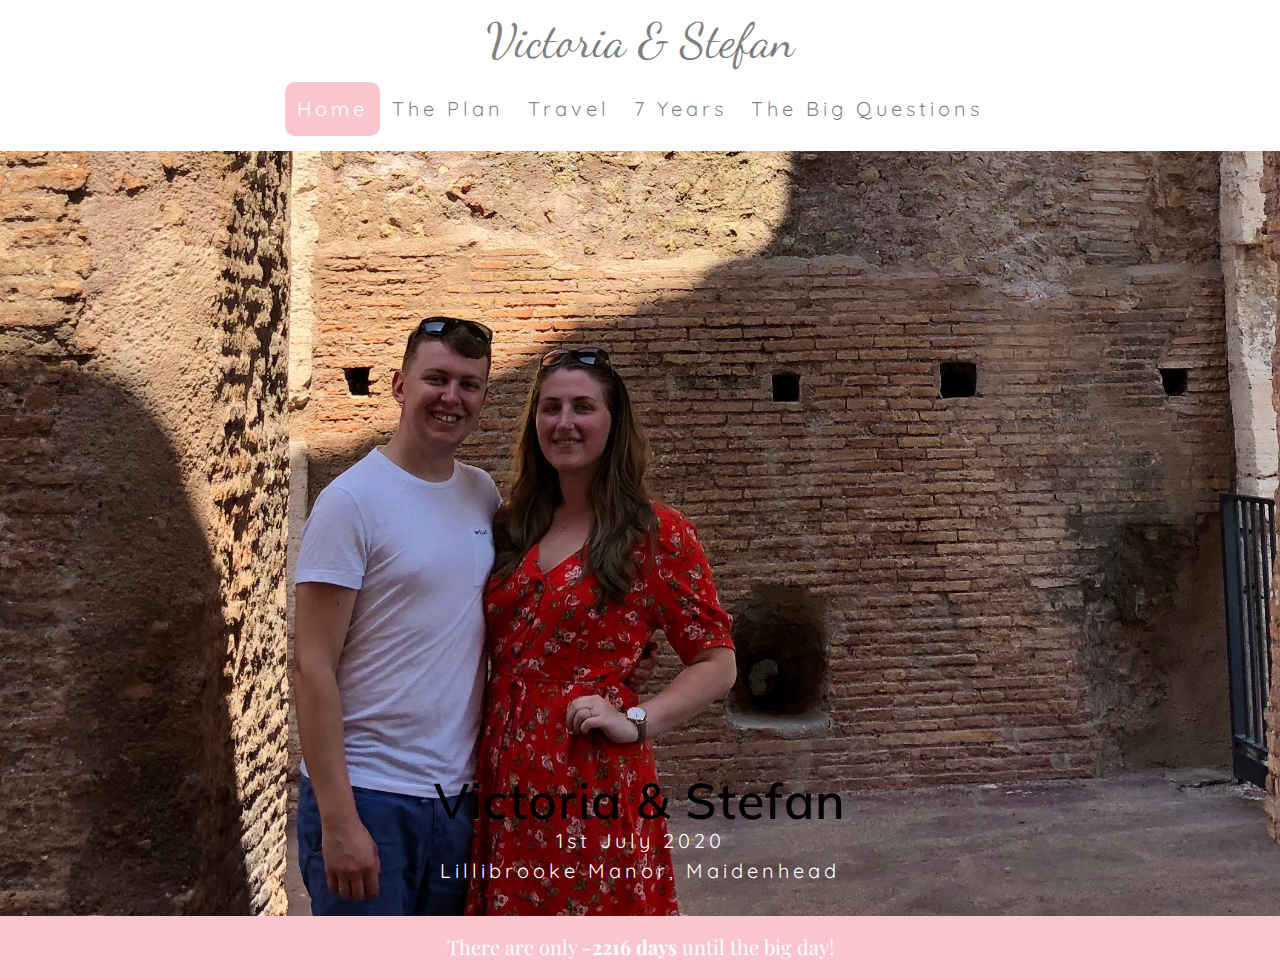
<file: index.html>
<!DOCTYPE html>
<html lang="en">

<head>
	<meta charset="UTF-8">
	<meta name="viewport" content="width=device-width, initial-scale=1.0">
	<meta http-equiv="X-UA-Compatible" content="ie=edge">

	<title>Victoria & Stefan</title>
	<link rel="stylesheet" href="https://stackpath.bootstrapcdn.com/bootstrap/4.4.1/css/bootstrap.min.css"
		type="text/css">
	<link rel="stylesheet" href="assets/css/index-style.css" type="text/css">

	<!-- Favicon -->

	<link rel="stylesheet" href="css/style.css">
	<link rel="apple-touch-icon" sizes="57x57" href="images/apple-icon-57x57.png">
	<link rel="apple-touch-icon" sizes="60x60" href="images/apple-icon-60x60.png">
	<link rel="apple-touch-icon" sizes="72x72" href="images/apple-icon-72x72.png">
	<link rel="apple-touch-icon" sizes="76x76" href="images/apple-icon-76x76.png">
	<link rel="apple-touch-icon" sizes="114x114" href="images/apple-icon-114x114.png">
	<link rel="apple-touch-icon" sizes="120x120" href="images/apple-icon-120x120.png">
	<link rel="apple-touch-icon" sizes="144x144" href="images/apple-icon-144x144.png">
	<link rel="apple-touch-icon" sizes="152x152" href="images/apple-icon-152x152.png">
	<link rel="apple-touch-icon" sizes="180x180" href="images/apple-icon-180x180.png">
	<link rel="icon" type="image/png" sizes="192x192" href="images/android-icon-192x192.png">
	<link rel="icon" type="image/png" sizes="32x32" href="images/favicon-32x32.png">
	<link rel="icon" type="image/png" sizes="96x96" href="images/favicon-96x96.png">
	<link rel="icon" type="image/png" sizes="16x16" href="images/favicon-16x16.png">
	<link rel="manifest" href="images/manifest.json">
	<meta name="msapplication-TileColor" content="#ffffff">
	<meta name="msapplication-TileImage" content="images/ms-icon-144x144.png">
	<meta name="theme-color" content="#ffffff">

	<!-- Favicon -->

</head>

<body>

	<!--Header-->

	<header class="container-fluid navbar-container">
		<div class="row no-gutters">
			<div class="col header-logo">
				<a href="index.html" class="header-logo-text">Victoria & Stefan</a>
			</div>
		</div>
		<nav class="navbar navbar-expand-sm navbar-light">
			<div class="container">
				<button class="navbar-toggler" type="button" data-toggle="collapse" data-target="#navbarNavDropdown" aria-controls="navbarNavDropdown" aria-expanded="false" aria-label="Toggle navigation">
        <span class="navbar-toggler-icon">
        </span></button>
				<div class="collapse navbar-collapse" id="navbarNavDropdown">
					<ul class="nav navbar-nav nav-fill navbar-links text-center mx-auto">
						<li class="nav-item"><a class="nav-link active" href="http://www.thebezzants.com/">Home</a>
						</li>
						<li class="nav-item"><a class="nav-link" href="#thePlanModal" data-toggle="modal"
								data-target="#thePlanModal">The
								Plan</a></li>
						<li class="nav-item"><a class="nav-link"
								href="http://www.thebezzants.com/Travel.html">Travel</a>
						</li>
						<li class="nav-item"><a class="nav-link" href="http://www.thebezzants.com/7Years.html">7
								Years</a></li>
						<li class="nav-item"><a class="nav-link"
								href="http://www.thebezzants.com/TheBigQuestions.html">The
								Big Questions</a></li>
					</ul>
				</div>
			</div>
		</nav>


	</header>
	<!-- ./header -->
	<!-- Main Image -->

	<div class="main-image-container-lg main-image-container-md-sm main-image-container-xs container-fluid">
		<div class="row">
			<div class="col-12">
				<section class="jumbotron main-image-text">
					<h1 class="main-image-text-header">Victoria & Stefan</h1>
					<p class="main-image-text-date">1st July 2020</p>
					<p class="main-image-text-place">Lillibrooke Manor, Maidenhead</p>
				</section>
			</div>
		</div>
	</div>


	<!-- ./Main Image -->

	<footer class="container-fluid footer bg-footer footer-text">
		<script type="text/javascript">
			today = new Date();

	BigDay = new Date("July 02, 2020");
	msPerDay = 24 * 60 * 60 * 1000 ;
	timeLeft = (BigDay.getTime() - today.getTime());
	e_daysLeft = timeLeft / msPerDay;
	daysLeft = Math.floor(e_daysLeft);
	e_hrsLeft = (e_daysLeft - daysLeft)*24;
	hrsLeft = Math.floor(e_hrsLeft);
	minsLeft = Math.floor((e_hrsLeft - hrsLeft)*60);

	document.write("<p>There are only <b>" + daysLeft + " days </b> until the big day!</p>");
		</script>
	</footer>

	<script src="https://code.jquery.com/jquery-3.4.1.slim.min.js"
		integrity="sha384-J6qa4849blE2+poT4WnyKhv5vZF5SrPo0iEjwBvKU7imGFAV0wwj1yYfoRSJoZ+n" crossorigin="anonymous">
	</script>
	<script src="https://cdn.jsdelivr.net/npm/popper.js@1.16.0/dist/umd/popper.min.js"
		integrity="sha384-Q6E9RHvbIyZFJoft+2mJbHaEWldlvI9IOYy5n3zV9zzTtmI3UksdQRVvoxMfooAo" crossorigin="anonymous">
	</script>
	<script src="https://stackpath.bootstrapcdn.com/bootstrap/4.4.1/js/bootstrap.min.js"
		integrity="sha384-wfSDF2E50Y2D1uUdj0O3uMBJnjuUD4Ih7YwaYd1iqfktj0Uod8GCExl3Og8ifwB6" crossorigin="anonymous">
	</script>

	<!-- Default Statcounter code for TheBezzants.com
http://TheBezzants.com -->
	<script type="text/javascript">
		var sc_project=12169813;
var sc_invisible=1;
var sc_security="e2e42094";
	</script>
	<script type="text/javascript" src="https://www.statcounter.com/counter/counter.js" async></script>
	<noscript>
		<div class="statcounter"><a title="Web Analytics
Made Easy - StatCounter" href="https://statcounter.com/" target="_blank"><img class="statcounter"
src="https://c.statcounter.com/12169813/0/e2e42094/1/"
alt="Web Analytics Made Easy -
StatCounter"></a></div>
	</noscript>
	<!-- End of Statcounter Code -->

	<!-- Modal -->
	<div class="modal fade" id="thePlanModal" tabindex="-1" role="dialog" aria-labelledby="exampleModalCenterTitle"
		aria-hidden="true">
		<div class="modal-dialog modal-dialog-centered" role="document">
			<div class="modal-content">
				<div class="modal-header">
					<h5 class="modal-title" id="exampleModalLongTitle">The Plan</h5>
					<button type="button" class="close" data-dismiss="modal" aria-label="Close">
          <span aria-hidden="true">&times;</span>
        </button>
				</div>
				<div class="modal-body">
					If you're a guest to the daytime celebrations
					please enter the password below from your invite<br><br>
    If you're joining us for the evening please refer to the
					<a class="fifthMap" href="http://www.thebezzants.com/Travel.html">Travel</a> &
					<a class="fifthMap" href="http://www.thebezzants.com/TheBigQuestions.html">The Big Questions</a>
					pages
					<form>
						<div class="form-group">
							<label for="password">Password</label>
							<input type="password" class="form-control" id="password" required>
                        </div>
					

								<button type="submit" class="btn btn-success">Submit</button>
					</form>

				</div>
				<div class="modal-footer">
					<button type="button" class="btn btn-secondary" data-dismiss="modal">Close</button>
					<button type="button" class="btn btn-primary">Save changes</button>
				</div>
			</div>
		</div>
	</div>
	<!-- /.Modal -->

</body>

</html>
</file>
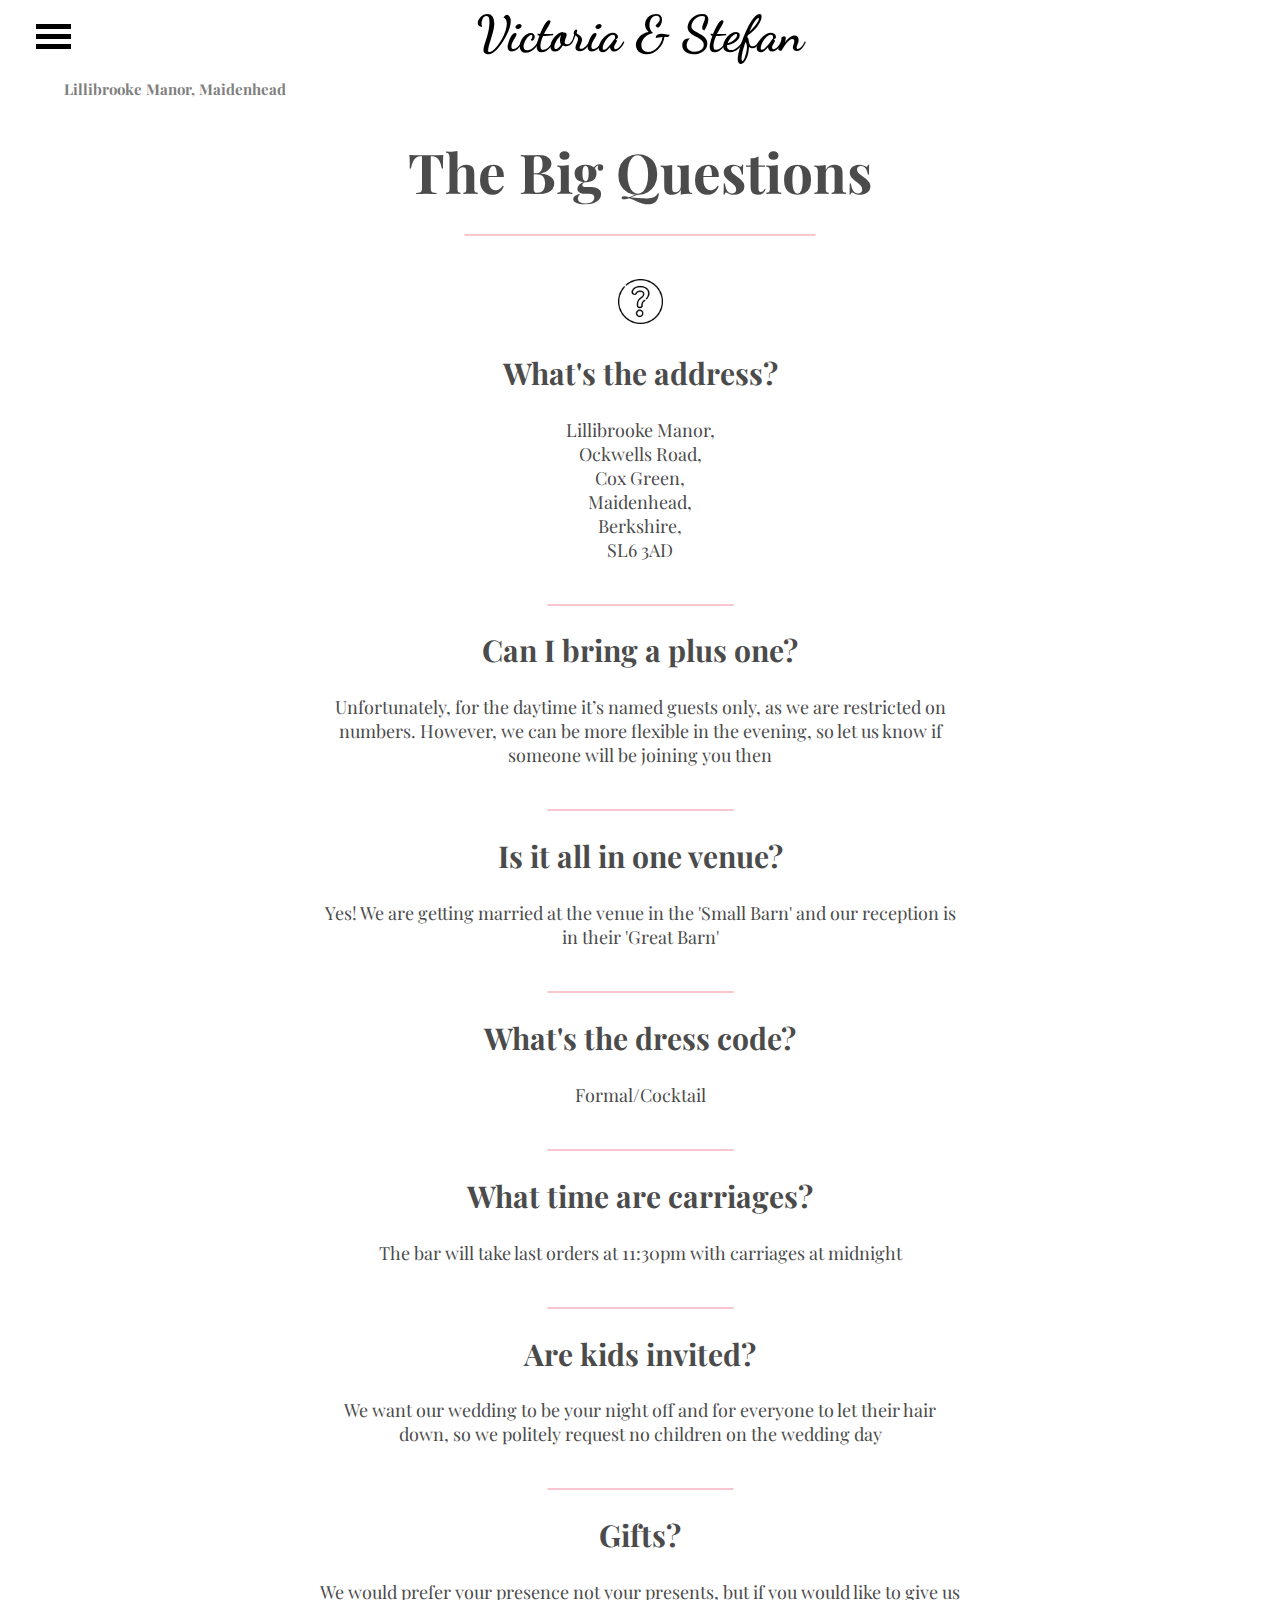
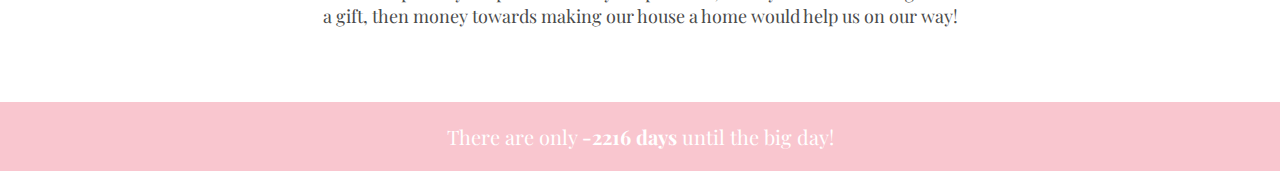
<file: thebigquestions.html>
<!DOCTYPE html>
<html lang="en" dir="ltr">

<head>
	<meta charset="utf-8">
	<title>Victoria & Stefan</title>
	<!-- Favicon -->

	<link rel="stylesheet" href="css/style.css">
	<link rel="apple-touch-icon" sizes="57x57" href="images/apple-icon-57x57.png">
	<link rel="apple-touch-icon" sizes="60x60" href="images/apple-icon-60x60.png">
	<link rel="apple-touch-icon" sizes="72x72" href="images/apple-icon-72x72.png">
	<link rel="apple-touch-icon" sizes="76x76" href="images/apple-icon-76x76.png">
	<link rel="apple-touch-icon" sizes="114x114" href="images/apple-icon-114x114.png">
	<link rel="apple-touch-icon" sizes="120x120" href="images/apple-icon-120x120.png">
	<link rel="apple-touch-icon" sizes="144x144" href="images/apple-icon-144x144.png">
	<link rel="apple-touch-icon" sizes="152x152" href="images/apple-icon-152x152.png">
	<link rel="apple-touch-icon" sizes="180x180" href="images/apple-icon-180x180.png">
	<link rel="icon" type="image/png" sizes="192x192" href="images/android-icon-192x192.png">
	<link rel="icon" type="image/png" sizes="32x32" href="images/favicon-32x32.png">
	<link rel="icon" type="image/png" sizes="96x96" href="images/favicon-96x96.png">
	<link rel="icon" type="image/png" sizes="16x16" href="images/favicon-16x16.png">
	<link rel="manifest" href="images/manifest.json">
	<meta name="msapplication-TileColor" content="#ffffff">
	<meta name="msapplication-TileImage" content="images/ms-icon-144x144.png">
	<meta name="theme-color" content="#ffffff">

	<!-- Favicon -->

</head>

<body>

	<div class="menucontainer">

		<div class="dropdown">
			<button onclick="myFunction()" class="menucontainer">

<div class="menubartop"></div>
<div class="menubarmid"></div>
<div class="menubarbot"></div>

</button>



			<div id="myDropdown" class="dropdown-content">
				<a href="http://www.thebezzants.com/">Home</a>
				<a href="http://www.thebezzants.com/ThePlan.html">The Plan</a>
				<a href="http://www.thebezzants.com/Travel.html">Travel</a>
				<a href="http://www.thebezzants.com/7Years.html">7 Years</a>
				<a href="http://www.thebezzants.com/TheBigQuestions.html">The Big Questions</a>
			</div>
		</div>


	</div>
	<script>
		/* When the user clicks on the button,
toggle between hiding and showing the dropdown content */
function myFunction() {
  document.getElementById("myDropdown").classList.toggle("show");
}

// Close the dropdown if the user clicks outside of it
window.onclick = function(event) {
  if (!event.target.matches('.menucontainer')) {
    var dropdowns = document.getElementsByClassName("dropdown-content");
    var i;
    for (i = 0; i < dropdowns.length; i++) {
      var openDropdown = dropdowns[i];
      if (openDropdown.classList.contains('show')) {
        openDropdown.classList.remove('show');
      }
    }
  }
}
	</script>

	<a href="http://www.thebezzants.com/">
		<h1>Victoria & Stefan</h1>
	</a>


	<div id="firstLillibrooke">
		<h2> Lillibrooke Manor, Maidenhead </h2>

	</div>


	<h2 id="secondHeading">The Big Questions</h2>

	<hr class="secondUnderHeading">
	<br>
	<img src="images/question.png" class="secondIcons">

	<h2 class="secondTitle">What's the address?</h2>

	<p class="fifthText">
		<a class="fifthMap" target="_blank" href="https://g.page/Lillibrooke?share">
			Lillibrooke Manor,
			<br>Ockwells Road,
			<br>
  Cox Green,
			<br>
  Maidenhead,
			<br>
  Berkshire,
			<br>
  SL6 3AD
  </a>
			<br>
			<br>
</p>

			<hr class="secondMidText">

			<h2 class="secondTitle">Can I bring a plus one?</h2>

			<p class="fifthText">
				Unfortunately, for the daytime it’s named guests only,
				as we are restricted on numbers.
				However, we can be more flexible in the evening,
				so let us know if someone will be joining you then
				<br><br>
</p>

				<hr class="secondMidText">


				<h2 class="secondTitle">Is it all in one venue?</h2>

				<p class="fifthText">
					Yes! We are getting married
					at the venue in the 'Small Barn'
					and our reception is in
					their 'Great Barn'
					<br><br>
</p>

					<hr class="secondMidText">

					<h2 class="secondTitle">What's the dress code?</h2>

					<p class="fifthText">
						Formal/Cocktail
						<br><br>
</p>

						<hr class="secondMidText">

						<h2 class="secondTitle">What time are carriages?</h2>

						<p class="fifthText">
							The bar will take last orders
							at 11:30pm with carriages
							at midnight
							<br><br>
</p>

							<hr class="secondMidText">

							<h2 class="secondTitle">Are kids invited?</h2>

							<p class="fifthText">
								We want our wedding to be
								your night off and for
								everyone to let their hair
								down, so we politely request
								no children on the wedding day
								<br><br>
</p>

								<hr class="secondMidText">

								<h2 class="secondTitle">Gifts?</h2>

								<p class="fifthText">
									We would prefer your presence
									not your presents, but if
									you would like to give us
									a gift, then money towards
									making our house a home
									would help us on our way!
									<br><br>
</p>






									<div class="bottomborderFourth">


										<script type="text/javascript">
											today = new Date();

	BigDay = new Date("July 02, 2020");
	msPerDay = 24 * 60 * 60 * 1000 ;
	timeLeft = (BigDay.getTime() - today.getTime());
	e_daysLeft = timeLeft / msPerDay;
	daysLeft = Math.floor(e_daysLeft);
	e_hrsLeft = (e_daysLeft - daysLeft)*24;
	hrsLeft = Math.floor(e_hrsLeft);
	minsLeft = Math.floor((e_hrsLeft - hrsLeft)*60);

	document.write("<p>There are only <b>" + daysLeft + " days </b> until the big day!</p>");
										</script>



									</div>



									<!--Image from rawpixel.com-->

</body>

</html>
</file>
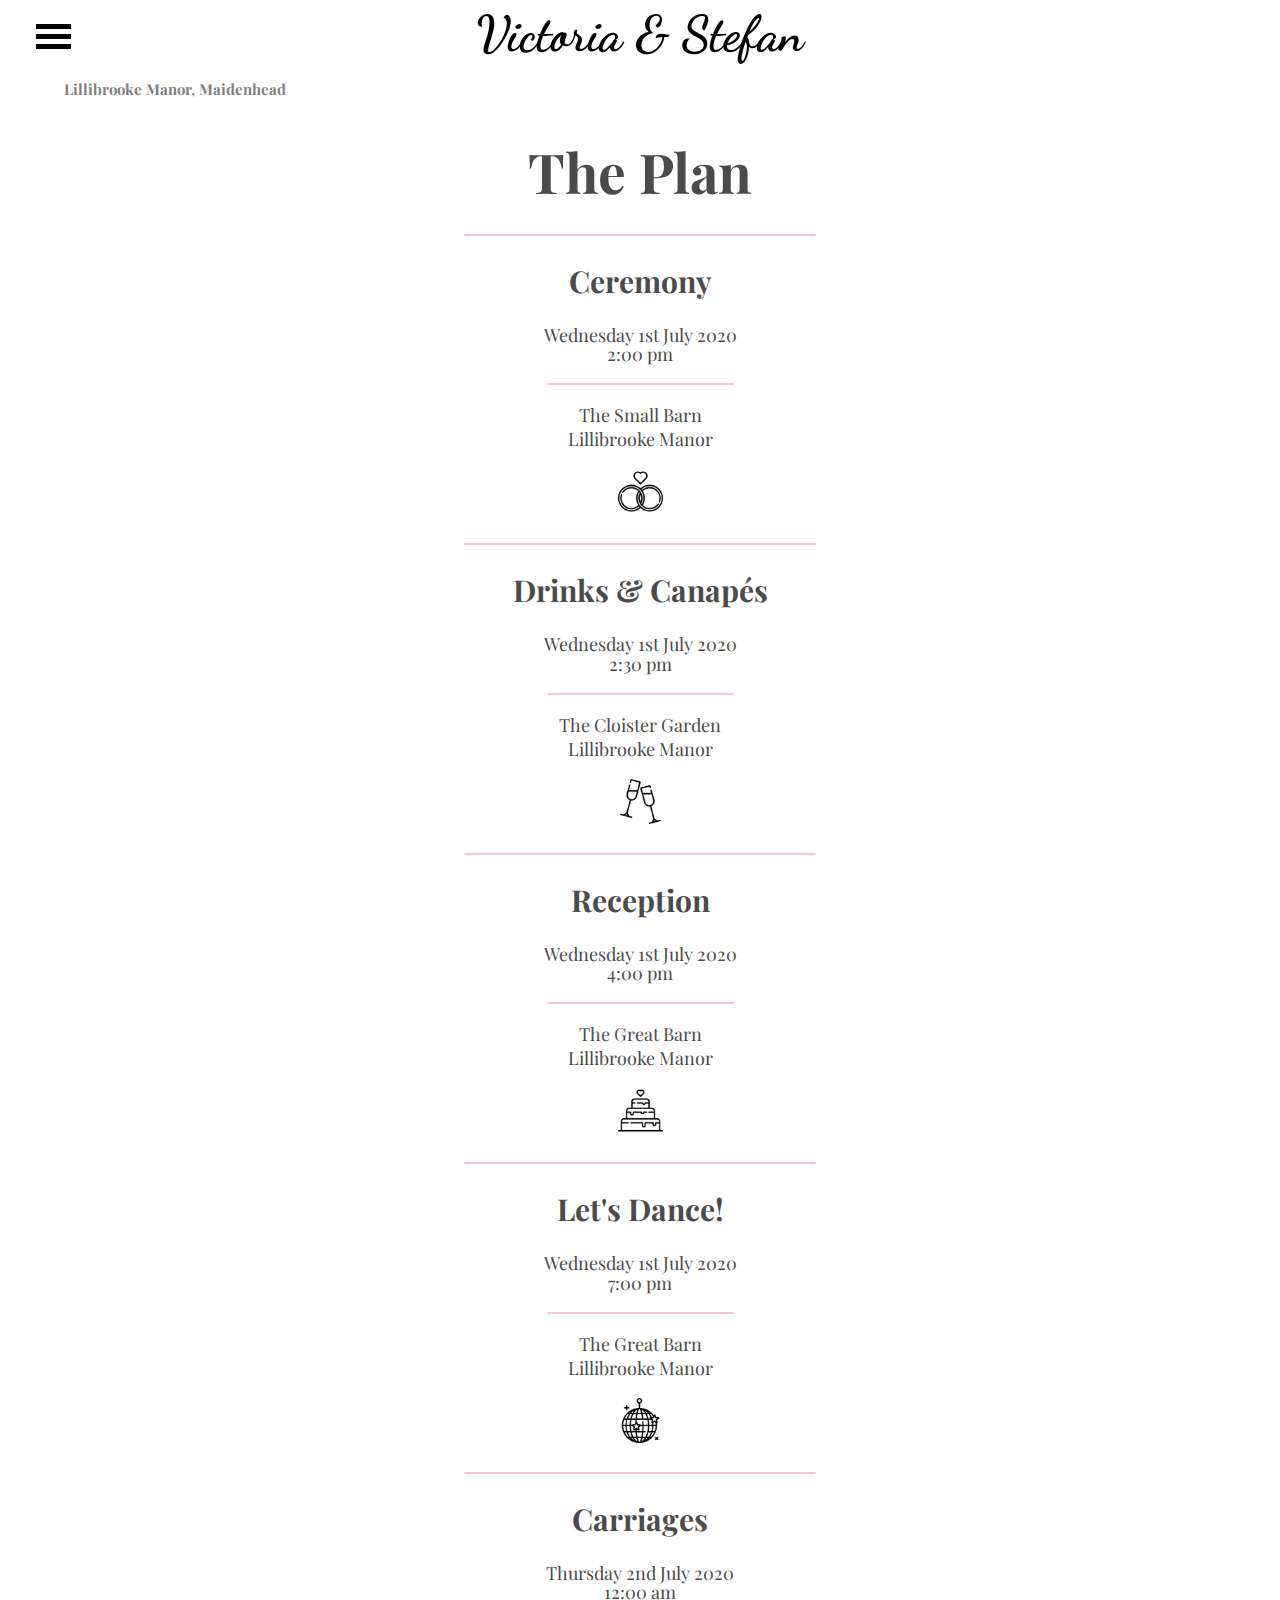
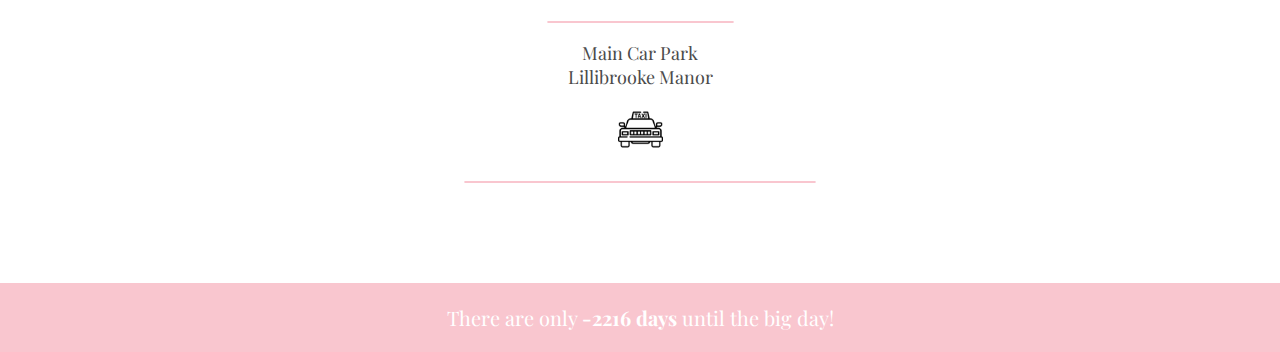
<file: thedayplan.html>
<!DOCTYPE html>
<html lang="en" dir="ltr">

<head>
	<meta charset="utf-8">
	<title>Victoria & Stefan</title>
	<link rel="stylesheet" href="css/style.css">

	<!-- Favicon -->

	<link rel="stylesheet" href="css/style.css">
	<link rel="apple-touch-icon" sizes="57x57" href="images/apple-icon-57x57.png">
	<link rel="apple-touch-icon" sizes="60x60" href="images/apple-icon-60x60.png">
	<link rel="apple-touch-icon" sizes="72x72" href="images/apple-icon-72x72.png">
	<link rel="apple-touch-icon" sizes="76x76" href="images/apple-icon-76x76.png">
	<link rel="apple-touch-icon" sizes="114x114" href="images/apple-icon-114x114.png">
	<link rel="apple-touch-icon" sizes="120x120" href="images/apple-icon-120x120.png">
	<link rel="apple-touch-icon" sizes="144x144" href="images/apple-icon-144x144.png">
	<link rel="apple-touch-icon" sizes="152x152" href="images/apple-icon-152x152.png">
	<link rel="apple-touch-icon" sizes="180x180" href="images/apple-icon-180x180.png">
	<link rel="icon" type="image/png" sizes="192x192" href="images/android-icon-192x192.png">
	<link rel="icon" type="image/png" sizes="32x32" href="images/favicon-32x32.png">
	<link rel="icon" type="image/png" sizes="96x96" href="images/favicon-96x96.png">
	<link rel="icon" type="image/png" sizes="16x16" href="images/favicon-16x16.png">
	<link rel="manifest" href="images/manifest.json">
	<meta name="msapplication-TileColor" content="#ffffff">
	<meta name="msapplication-TileImage" content="images/ms-icon-144x144.png">
	<meta name="theme-color" content="#ffffff">

	<!-- Favicon -->

</head>

<body>

	<div class="menucontainer">

		<div class="dropdown">
			<button onclick="myFunction()" class="menucontainer">

<div class="menubartop"></div>
<div class="menubarmid"></div>
<div class="menubarbot"></div>

</button>



			<div id="myDropdown" class="dropdown-content">
				<a href="http://www.thebezzants.com/">Home</a>
				<a href="http://www.thebezzants.com/ThePlan.html">The Plan</a>
				<a href="http://www.thebezzants.com/Travel.html">Travel</a>
				<a href="http://www.thebezzants.com/7Years.html">7 Years</a>
				<a href="http://www.thebezzants.com/TheBigQuestions.html">The Big Questions</a>
			</div>
		</div>


	</div>
	<script>
		/* When the user clicks on the button,
toggle between hiding and showing the dropdown content */
function myFunction() {
  document.getElementById("myDropdown").classList.toggle("show");
}

// Close the dropdown if the user clicks outside of it
window.onclick = function(event) {
  if (!event.target.matches('.menucontainer')) {
    var dropdowns = document.getElementsByClassName("dropdown-content");
    var i;
    for (i = 0; i < dropdowns.length; i++) {
      var openDropdown = dropdowns[i];
      if (openDropdown.classList.contains('show')) {
        openDropdown.classList.remove('show');
      }
    }
  }
}
	</script>

	<a href="http://www.thebezzants.com/">
		<h1>Victoria & Stefan</h1>
	</a>


	<div id="firstLillibrooke">
		<h2> Lillibrooke Manor, Maidenhead </h2>

	</div>


	<h2 id="secondHeading">The Plan</h2>

	<hr class="secondUnderHeading">

	<h2 class="secondTitle">Ceremony</h2>
	<p class="secondTopText">Wednesday 1st July 2020<br>2:00 pm</p>

		<hr class="secondMidText">

		<p class="secondBottomText">The Small Barn<br>Lillibrooke Manor</p>


			<img src="images/wedding-ring.png" class="secondIcons">




			<hr class="secondUnderHeading">

			<h2 class="secondTitle">Drinks & Canapés</h2>
			<p class="secondTopText">Wednesday 1st July 2020<br>2:30 pm</p>

				<hr class="secondMidText">

				<p class="secondBottomText">The Cloister Garden<br>Lillibrooke Manor</p>


					<img src="images/champagne.png" class="secondIcons">




					<hr class="secondUnderHeading">

					<h2 class="secondTitle">Reception</h2>
					<p class="secondTopText">Wednesday 1st July 2020<br>4:00 pm</p>

						<hr class="secondMidText">

						<p class="secondBottomText">The Great Barn<br>Lillibrooke Manor</p>


							<img src="images/wedding-cake.png" class="secondIcons">



							<hr class="secondUnderHeading">

							<h2 class="secondTitle">Let's Dance!</h2>
							<p class="secondTopText">Wednesday 1st July 2020<br>7:00 pm</p>

								<hr class="secondMidText">

								<p class="secondBottomText">The Great Barn<br>Lillibrooke Manor</p>


									<img src="images/disco-ball.png" class="secondIcons">



									<hr class="secondUnderHeading">


									<h2 class="secondTitle">Carriages</h2>
									<p class="secondTopText">Thursday 2nd July 2020<br>12:00 am</p>

										<hr class="secondMidText">

										<p class="secondBottomText">Main Car Park<br>Lillibrooke Manor</p>



											<img src="images/taxi.png" class="secondIcons">


											<hr class="secondUnderHeading">

											<h2 class="secondBottomText"></h2>




											<div class="bottomborderSecond">


												<script type="text/javascript">
													today = new Date();

	BigDay = new Date("July 02, 2020");
	msPerDay = 24 * 60 * 60 * 1000 ;
	timeLeft = (BigDay.getTime() - today.getTime());
	e_daysLeft = timeLeft / msPerDay;
	daysLeft = Math.floor(e_daysLeft);
	e_hrsLeft = (e_daysLeft - daysLeft)*24;
	hrsLeft = Math.floor(e_hrsLeft);
	minsLeft = Math.floor((e_hrsLeft - hrsLeft)*60);

	document.write("<p>There are only <b>" + daysLeft + " days </b> until the big day!</p>");
												</script>



											</div>



											<!--Image from rawpixel.com-->

</body>

</html>
</file>
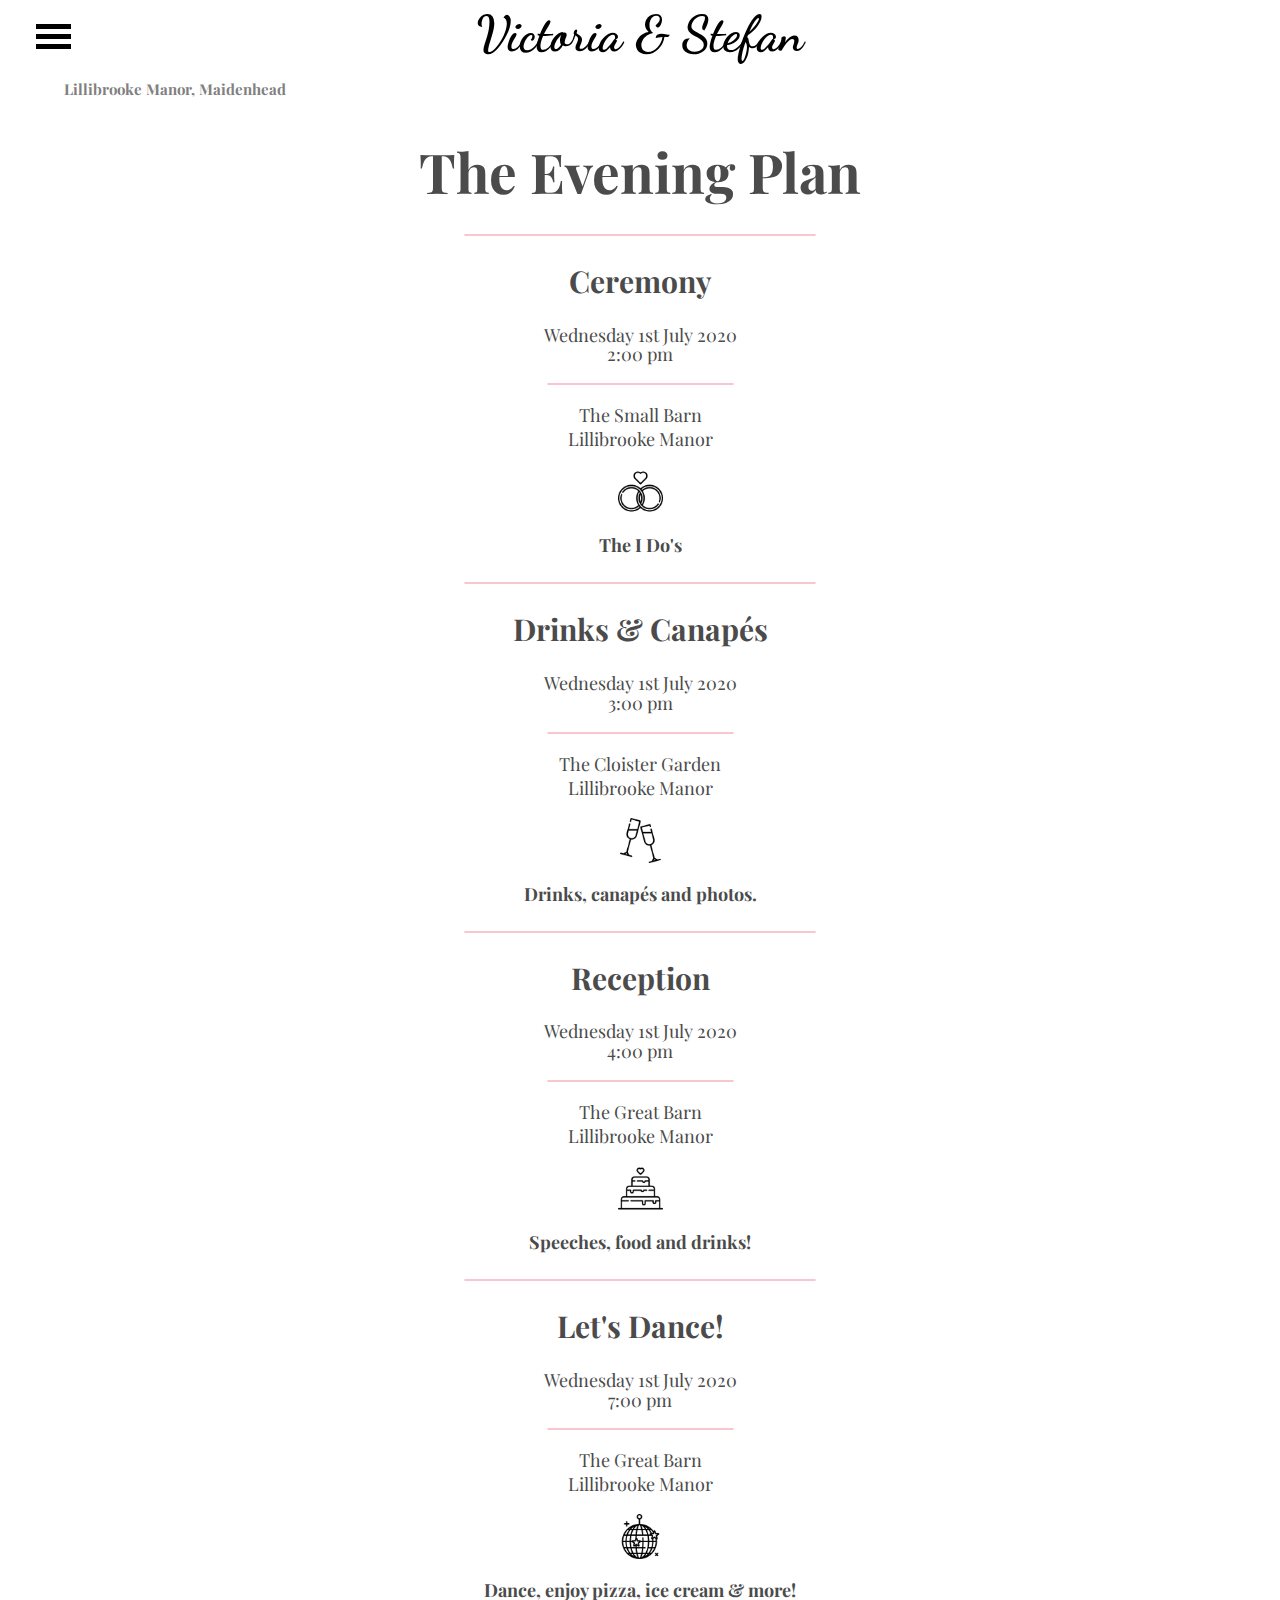
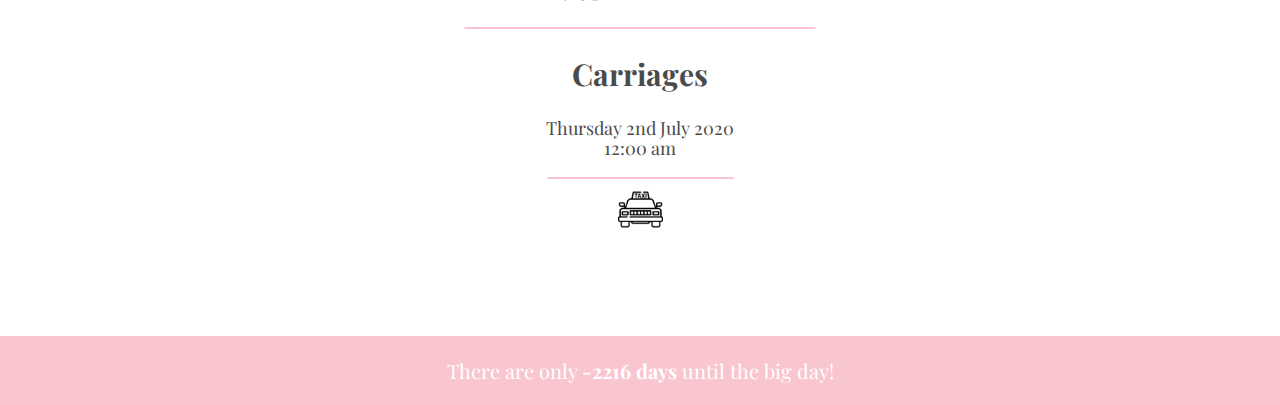
<file: theeve.html>
<!DOCTYPE html>
<html lang="en" dir="ltr">

<head>
	<meta charset="utf-8">
	<title>Victoria & Stefan</title>
	<link rel="stylesheet" href="css/style.css">

	<!-- Favicon -->

	<link rel="stylesheet" href="css/style.css">
	<link rel="apple-touch-icon" sizes="57x57" href="images/apple-icon-57x57.png">
	<link rel="apple-touch-icon" sizes="60x60" href="images/apple-icon-60x60.png">
	<link rel="apple-touch-icon" sizes="72x72" href="images/apple-icon-72x72.png">
	<link rel="apple-touch-icon" sizes="76x76" href="images/apple-icon-76x76.png">
	<link rel="apple-touch-icon" sizes="114x114" href="images/apple-icon-114x114.png">
	<link rel="apple-touch-icon" sizes="120x120" href="images/apple-icon-120x120.png">
	<link rel="apple-touch-icon" sizes="144x144" href="images/apple-icon-144x144.png">
	<link rel="apple-touch-icon" sizes="152x152" href="images/apple-icon-152x152.png">
	<link rel="apple-touch-icon" sizes="180x180" href="images/apple-icon-180x180.png">
	<link rel="icon" type="image/png" sizes="192x192" href="images/android-icon-192x192.png">
	<link rel="icon" type="image/png" sizes="32x32" href="images/favicon-32x32.png">
	<link rel="icon" type="image/png" sizes="96x96" href="images/favicon-96x96.png">
	<link rel="icon" type="image/png" sizes="16x16" href="images/favicon-16x16.png">
	<link rel="manifest" href="images/manifest.json">
	<meta name="msapplication-TileColor" content="#ffffff">
	<meta name="msapplication-TileImage" content="images/ms-icon-144x144.png">
	<meta name="theme-color" content="#ffffff">

	<!-- Favicon -->

</head>

<body>





	<div class="menucontainer">

		<div class="dropdown">
			<button onclick="myFunction()" class="menucontainer">

<div class="menubartop"></div>
<div class="menubarmid"></div>
<div class="menubarbot"></div>

</button>



			<div id="myDropdown" class="dropdown-content">
				<a href="http://www.thebezzants.com/">Home</a>
				<a href="http://www.thebezzants.com/ThePlan.html">The Plan</a>
				<a href="http://www.thebezzants.com/Travel.html">Travel</a>
				<a href="http://www.thebezzants.com/7Years.html">7 Years</a>
				<a href="http://www.thebezzants.com/TheBigQuestions.html">The Big Questions</a>
			</div>
		</div>


	</div>
	<script>
		/* When the user clicks on the button,
toggle between hiding and showing the dropdown content */
function myFunction() {
  document.getElementById("myDropdown").classList.toggle("show");
}

// Close the dropdown if the user clicks outside of it
window.onclick = function(event) {
  if (!event.target.matches('.menucontainer')) {
    var dropdowns = document.getElementsByClassName("dropdown-content");
    var i;
    for (i = 0; i < dropdowns.length; i++) {
      var openDropdown = dropdowns[i];
      if (openDropdown.classList.contains('show')) {
        openDropdown.classList.remove('show');
      }
    }
  }
}
	</script>



	<a href="http://www.thebezzants.com/">
		<h1>Victoria & Stefan</h1>
	</a>


	<div id="firstLillibrooke">
		<h2> Lillibrooke Manor, Maidenhead </h2>

	</div>


	<h2 id="secondHeading">The Evening Plan</h2>

	<hr class="secondUnderHeading">

	<h2 class="secondTitle">Ceremony</h2>
	<p class="secondTopText">Wednesday 1st July 2020<br>2:00 pm</p>

	<hr class="secondMidText">

	<p class="secondBottomText">The Small Barn<br>Lillibrooke Manor</p>


	<img src="images/wedding-ring.png" class="secondIcons">


	<h2 class="secondBottomText">The I Do's</h2>


	<hr class="secondUnderHeading">

	<h2 class="secondTitle">Drinks & Canapés</h2>
	<p class="secondTopText">Wednesday 1st July 2020<br>3:00 pm</p>

	<hr class="secondMidText">

	<p class="secondBottomText">The Cloister Garden<br>Lillibrooke Manor</p>


	<img src="images/champagne.png" class="secondIcons">


	<h2 class="secondBottomText">Drinks, canapés and photos.</h2>

	<hr class="secondUnderHeading">

	<h2 class="secondTitle">Reception</h2>
	<p class="secondTopText">Wednesday 1st July 2020<br>4:00 pm</p>

	<hr class="secondMidText">

	<p class="secondBottomText">The Great Barn<br>Lillibrooke Manor</p>


	<img src="images/wedding-cake.png" class="secondIcons">


	<h2 class="secondBottomText">Speeches, food and drinks!</h2>

	<hr class="secondUnderHeading">

	<h2 class="secondTitle">Let's Dance!</h2>
	<p class="secondTopText">Wednesday 1st July 2020<br>7:00 pm</p>

	<hr class="secondMidText">

	<p class="secondBottomText">The Great Barn<br>Lillibrooke Manor</p>


	<img src="images/disco-ball.png" class="secondIcons">


	<h2 class="secondBottomText">Dance, enjoy pizza, ice cream & more!</h2>

	<hr class="secondUnderHeading">


	<h2 class="secondTitle">Carriages</h2>
	<p class="secondTopText">Thursday 2nd July 2020<br>12:00 am</p>

	<hr class="secondMidText">




	<img src="images/taxi.png" class="secondIcons">


	<h2 class="secondBottomText"></h2>




	<div class="bottomborderSecond">


		<script type="text/javascript">
			today = new Date();

	BigDay = new Date("July 02, 2020");
	msPerDay = 24 * 60 * 60 * 1000 ;
	timeLeft = (BigDay.getTime() - today.getTime());
	e_daysLeft = timeLeft / msPerDay;
	daysLeft = Math.floor(e_daysLeft);
	e_hrsLeft = (e_daysLeft - daysLeft)*24;
	hrsLeft = Math.floor(e_hrsLeft);
	minsLeft = Math.floor((e_hrsLeft - hrsLeft)*60);

	document.write("<p>There are only <b>" + daysLeft + " days </b> until the big day!</p>");
		</script>



	</div>



	<!--Image from rawpixel.com-->

</body>

</html>
</file>
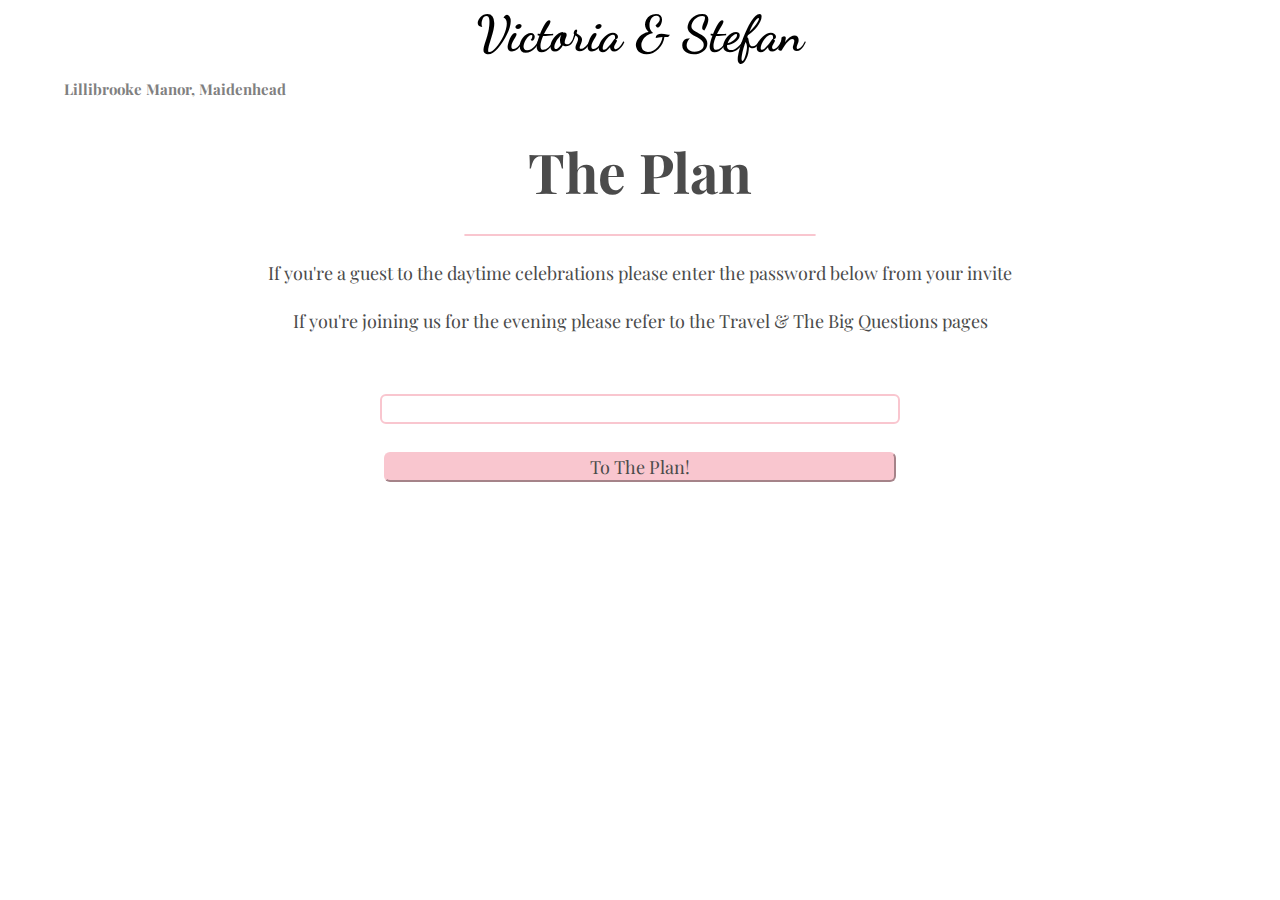
<file: theplan.html>
<!DOCTYPE html>
<html lang="en" dir="ltr">

<head>
	<meta charset="utf-8">
	<title>Victoria & Stefan</title>
	<link rel="stylesheet" href="css/style.css">

	<!-- Favicon -->

	<link rel="stylesheet" href="css/style.css">
	<link rel="apple-touch-icon" sizes="57x57" href="images/apple-icon-57x57.png">
	<link rel="apple-touch-icon" sizes="60x60" href="images/apple-icon-60x60.png">
	<link rel="apple-touch-icon" sizes="72x72" href="images/apple-icon-72x72.png">
	<link rel="apple-touch-icon" sizes="76x76" href="images/apple-icon-76x76.png">
	<link rel="apple-touch-icon" sizes="114x114" href="images/apple-icon-114x114.png">
	<link rel="apple-touch-icon" sizes="120x120" href="images/apple-icon-120x120.png">
	<link rel="apple-touch-icon" sizes="144x144" href="images/apple-icon-144x144.png">
	<link rel="apple-touch-icon" sizes="152x152" href="images/apple-icon-152x152.png">
	<link rel="apple-touch-icon" sizes="180x180" href="images/apple-icon-180x180.png">
	<link rel="icon" type="image/png" sizes="192x192" href="images/android-icon-192x192.png">
	<link rel="icon" type="image/png" sizes="32x32" href="images/favicon-32x32.png">
	<link rel="icon" type="image/png" sizes="96x96" href="images/favicon-96x96.png">
	<link rel="icon" type="image/png" sizes="16x16" href="images/favicon-16x16.png">
	<link rel="manifest" href="images/manifest.json">
	<meta name="msapplication-TileColor" content="#ffffff">
	<meta name="msapplication-TileImage" content="images/ms-icon-144x144.png">
	<meta name="theme-color" content="#ffffff">

	<!-- Favicon -->

</head>

<body>




	<!--
      <div class="menucontainer">

      	<div class="dropdown">
      	  <button onclick="myFunction()" class="menucontainer">

      <div class="menubartop"></div>
      <div class="menubarmid"></div>
      <div class="menubarbot"></div>

      </button>


          </div>
          </div>


          </div>



      <div id="myDropdown" class="dropdown-content">
      	<a href="http://www.thebezzants.com/">Home</a>
      	<a href="http://www.thebezzants.com/ThePlan.html">The Plan</a>
      	<a href="http://www.thebezzants.com/Travel.html">Travel</a>
      	<a href="http://www.thebezzants.com/7Years.html">7 Years</a>
      	<a href="http://www.thebezzants.com/TheBigQuestions.html">The Big Questions</a>

      <script>
      /* When the user clicks on the button,
      toggle between hiding and showing the dropdown content */
      function myFunction() {
        document.getElementById("myDropdown").classList.toggle("show");
      }

      // Close the dropdown if the user clicks outside of it
      window.onclick = function(event) {
        if (!event.target.matches('.menucontainer')) {
          var dropdowns = document.getElementsByClassName("dropdown-content");
          var i;
          for (i = 0; i < dropdowns.length; i++) {
            var openDropdown = dropdowns[i];
            if (openDropdown.classList.contains('show')) {
              openDropdown.classList.remove('show');
            }
          }
        }
      }
      </script>
-->



	<a href="http://www.thebezzants.com/">
		<h1>Victoria & Stefan</h1>
	</a>


	<div id="firstLillibrooke">
		<h2> Lillibrooke Manor, Maidenhead </h2>

	</div>



	<h2 id="secondHeading">The Plan</h2>

	<hr class="secondUnderHeading">

	<p class="thirdText">
		If you're a guest to the daytime celebrations
		please enter the password below from your invite<br><br>
    If you're joining us for the evening please refer to the
		<a class="fifthMap" href="http://www.thebezzants.com/Travel.html">Travel</a> &
		<a class="fifthMap" href="http://www.thebezzants.com/TheBigQuestions.html">The Big Questions</a> pages
	</p>

	<!-- <hr class="secondMidText"> -->

	<br>


	<input id="pwdText">
<br><br>
	<button type="submit" onclick="myFunction()">To The Plan!</button>

	<p id="demo"></p>

	<script>
		function myFunction() {
  var x, text;


  x = document.getElementById("pwdText").value;


  if (x == "Bezzant2020")
  {
    text = "Yay!";
window.location.href="http://www.thebezzants.com/TheDayPlan.html";
}

  else {
    text = "Wrong Password";
  }
  document.getElementById("demo").innerHTML = text;
}
	</script>


</body>

</html>
</file>
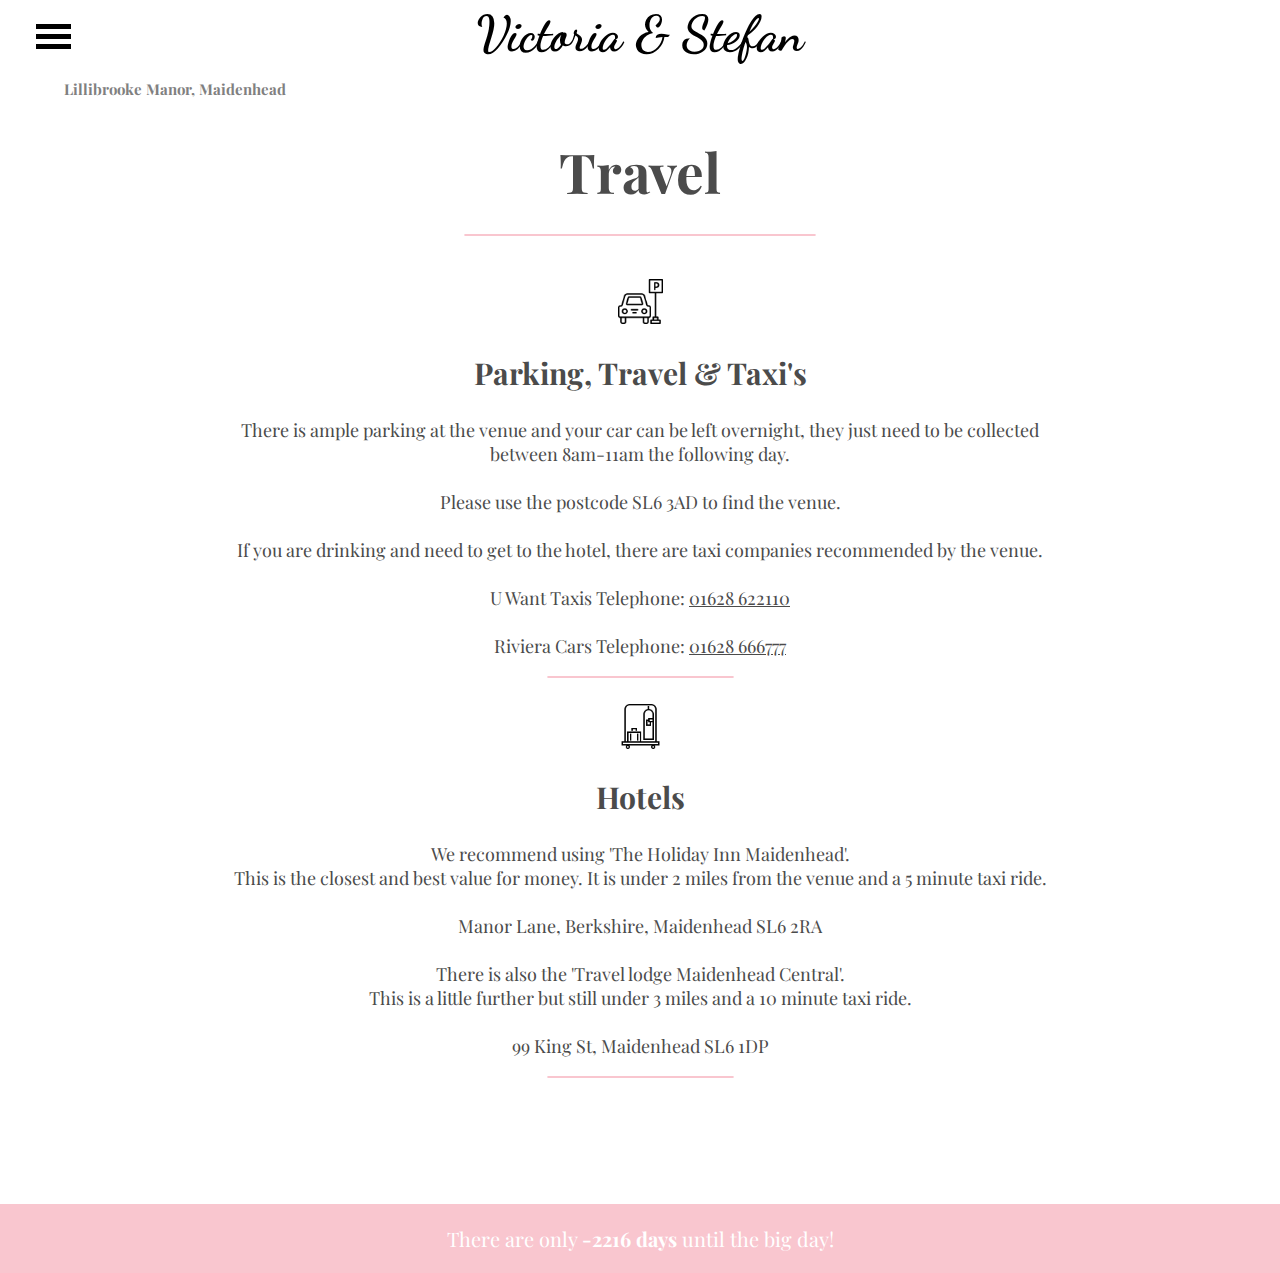
<file: travel.html>
<!DOCTYPE html>
<html lang="en" dir="ltr">

<head>
	<meta charset="utf-8">
	<title>Victoria & Stefan</title>
	<!-- Favicon -->

	<link rel="stylesheet" href="css/style.css">
	<link rel="apple-touch-icon" sizes="57x57" href="images/apple-icon-57x57.png">
	<link rel="apple-touch-icon" sizes="60x60" href="images/apple-icon-60x60.png">
	<link rel="apple-touch-icon" sizes="72x72" href="images/apple-icon-72x72.png">
	<link rel="apple-touch-icon" sizes="76x76" href="images/apple-icon-76x76.png">
	<link rel="apple-touch-icon" sizes="114x114" href="images/apple-icon-114x114.png">
	<link rel="apple-touch-icon" sizes="120x120" href="images/apple-icon-120x120.png">
	<link rel="apple-touch-icon" sizes="144x144" href="images/apple-icon-144x144.png">
	<link rel="apple-touch-icon" sizes="152x152" href="images/apple-icon-152x152.png">
	<link rel="apple-touch-icon" sizes="180x180" href="images/apple-icon-180x180.png">
	<link rel="icon" type="image/png" sizes="192x192" href="images/android-icon-192x192.png">
	<link rel="icon" type="image/png" sizes="32x32" href="images/favicon-32x32.png">
	<link rel="icon" type="image/png" sizes="96x96" href="images/favicon-96x96.png">
	<link rel="icon" type="image/png" sizes="16x16" href="images/favicon-16x16.png">
	<link rel="manifest" href="images/manifest.json">
	<meta name="msapplication-TileColor" content="#ffffff">
	<meta name="msapplication-TileImage" content="images/ms-icon-144x144.png">
	<meta name="theme-color" content="#ffffff">

	<!-- Favicon -->

</head>

<body>

	<div class="menucontainer">

		<div class="dropdown">
			<button onclick="myFunction()" class="menucontainer">

<div class="menubartop"></div>
<div class="menubarmid"></div>
<div class="menubarbot"></div>

</button>



			<div id="myDropdown" class="dropdown-content">
				<a href="http://www.thebezzants.com/">Home</a>
				<a href="http://www.thebezzants.com/ThePlan.html">The Plan</a>
				<a href="http://www.thebezzants.com/Travel.html">Travel</a>
				<a href="http://www.thebezzants.com/7Years.html">7 Years</a>
				<a href="http://www.thebezzants.com/TheBigQuestions.html">The Big Questions</a>
			</div>
		</div>


	</div>
	<script>
		/* When the user clicks on the button,
toggle between hiding and showing the dropdown content */
function myFunction() {
  document.getElementById("myDropdown").classList.toggle("show");
}

// Close the dropdown if the user clicks outside of it
window.onclick = function(event) {
  if (!event.target.matches('.menucontainer')) {
    var dropdowns = document.getElementsByClassName("dropdown-content");
    var i;
    for (i = 0; i < dropdowns.length; i++) {
      var openDropdown = dropdowns[i];
      if (openDropdown.classList.contains('show')) {
        openDropdown.classList.remove('show');
      }
    }
  }
}
	</script>

	<a href="http://www.thebezzants.com/">
		<h1>Victoria & Stefan</h1>
	</a>


	<div id="firstLillibrooke">
		<h2> Lillibrooke Manor, Maidenhead </h2>

	</div>


	<h2 id="secondHeading">Travel</h2>

	<hr class="secondUnderHeading">
	<br>
	<img src="images/parking.png" class="secondIcons">

	<h2 class="secondTitle">Parking, Travel & Taxi's</h2>

	<p class="thirdText">There is ample parking at the venue
		and your car can be left overnight,
		they just need to be collected between 8am-11am the following day.
		<br><br>Please use the postcode SL6 3AD to find the venue.
		<br><br>
If you are drinking and need to get to the hotel, there are taxi companies recommended by the venue.
		<br>
		<br>U Want Taxis Telephone: <a class="tel" href="tel:01628 622110">01628 622110</a>
		<br>
		<br>Riviera Cars Telephone: <a class="tel" href="tel:01628 666777">01628 666777</a></p>

	<hr class="secondMidText">
	<br>
	<img src="images/trolley.png" class="secondIcons">

	<h2 class="secondTitle">Hotels</h2>

	<p class="thirdText">We recommend using 'The Holiday Inn Maidenhead'.
		<br>This is the closest and best value for money. It is under 2 miles from the venue and a 5 minute taxi ride.

		<br><br>Manor Lane, Berkshire, Maidenhead SL6 2RA<br><br>

There is also the 'Travel lodge Maidenhead Central'.
		<br>This is a little further but still under 3 miles and a 10 minute taxi ride.

		<br><br>99 King St, Maidenhead SL6 1DP</p>

		<hr class="secondMidText">
		<br>


		<div class="bottomborderSecond">


			<script type="text/javascript">
				today = new Date();

	BigDay = new Date("July 02, 2020");
	msPerDay = 24 * 60 * 60 * 1000 ;
	timeLeft = (BigDay.getTime() - today.getTime());
	e_daysLeft = timeLeft / msPerDay;
	daysLeft = Math.floor(e_daysLeft);
	e_hrsLeft = (e_daysLeft - daysLeft)*24;
	hrsLeft = Math.floor(e_hrsLeft);
	minsLeft = Math.floor((e_hrsLeft - hrsLeft)*60);

	document.write("<p>There are only <b>" + daysLeft + " days </b> until the big day!</p>");
			</script>



		</div>



		<!--Image from rawpixel.com-->

</body>

</html>
</file>
<file: assets/css/index-style.css>
@import url('https://fonts.googleapis.com/css?family=Dancing+Script:400,700|Muli:300i,400,400i,500,600|Playfair+Display:400,400i,700i|Quicksand&display=swap&subset=latin-ext'); 
@import url('https://fonts.googleapis.com/css?family=Alex+Brush&display=swap');

/* ------------------------------------------------------------ Body */


/* ------------------------------------------------------------ Colors */

.navbar-light .navbar-nav .nav-link.active {
    color: #fff;
    background-color: rgb(249, 198, 207);
}

.navbar-light .navbar-nav .nav-link:hover {
    color: rgba(0, 0, 0, 0.7);
}

.navbar-toggler:focus, .navbar-toggler:hover {
    outline: none;
}

.header-logo-text {
    color: rgba(0, 0, 0, 0.5)
}

.header-logo-text:hover {
    color: rgba(0, 0, 0, 0.7);
    text-decoration: none;
}

.jumbotron {
    background-color: transparent;
    color: #fff;
}

.bg-footer {
    background-color: rgb(249, 198, 207);
}

.footer-text { 
    color: #fff;
    
}
/* ------------------------------------------------------------ Fonts */

.header-logo-text {
    font-family: "dancing script", sans-serif;
    font-size: 48px;
}

.navbar-links {
    font-family: "Quicksand", sans-serif;
    letter-spacing: 4px;
    font-size: 20px;
}

.main-image-text-header {
    font-family: "Muli", sans-serif;
    font-weight: 600;
    font-size: 50px;
    letter-spacing: 1px;
}

.main-image-text-date,
.main-image-text-place {
    font-family: "Quicksand", sans-serif;
    letter-spacing: 4px;
    font-size: 20px;
}

.footer-text {
    font-family: "Quicksand", sans-serif;
    font-size: 20px;
}

/* ------------------------------------------------------------ Header */

.header-logo {
    text-align: center;
    padding-top: 5px;
    padding-bottom: 5px;
}

/* ------------------------------------------------------------ Navbar */

.navbar {
    padding: 0;
}

.navbar-container {
    padding: 0;
    margin-bottom: 15px;
}

.navbar-toggler {
    margin: 2px auto;
    border: none;
}

.navbar-expand-sm .navbar-nav .nav-link {
    padding: 12px;
    border-radius: 10px;
}

/* ------------------------------------------------------------ Main Image */

@media(min-width: 770px) {
.main-image-container-lg {
    height: 85vh;

  background: url("../images/toristefan.JPG") center no-repeat; 
}
}

@media(min-width: 415px) and (max-width: 770px) {
.main-image-container-md-sm {
    height: 85vh;

  background: url("../images/1.JPG") left top no-repeat; 
}
}

@media(max-width: 415px) {
.main-image-container-xs {
    height: 85vh;

  background: url("../images/toristefan.JPG") 30% no-repeat; 
}
}

.main-image-container-lg,
.main-image-container-md-sm,
.main-image-container-xs {
  -webkit-background-size: cover;
  -moz-background-size: cover;
  -o-background-size: cover;
  background-size: cover;
  display: flex;
  align-items: flex-end;
  justify-content: center;
  position: relative;
  }

  .main-image-text {
    text-align: center;
    padding-bottom: 0;
    margin-bottom: 30px;
}

.main-image-text-date {
    margin-bottom: 0;
}



/* ------------------------------------------------------------ Footer */

.footer {
    text-align: center;
    padding: 16px 0;
    margin: 0;
}

.footer p {
    margin: 0;
}
</file>
<file: css/style.css>
@import url('https://fonts.googleapis.com/css?family=Dancing+Script:400,700|Muli:300i,400,400i|Playfair+Display:400,400i,700i|Quicksand&display=swap&subset=latin-ext');
@import url('https://fonts.googleapis.com/css?family=Alex+Brush&display=swap');


body {
background-color: white;
text-align: center;
margin: 0;
}

h1  {
  color: black;
  font-size: 50px;
  font-family: "dancing script", sans-serif;
  padding: 0px;
  line-height: 0;
  display: inline-block;
  position: relative;
}

h2 {
  font-family: "Playfair Display", serif;
}

h3 {
font-family: 'Alex Brush', cursive;
font-weight: lighter;

}

p {
  font-family: "Playfair Display", serif;

}



.menucontainer {
  display: inline-block;
  cursor: pointer;
  position: fixed;
  left: 0;
  top: 2%;
  background-color: inherit;
  border: none;
  outline: none;
}


/* The container <div> - needed to position the dropdown content */
.dropdown {
  position: relative;
  display: inline-block;
  padding-top: 45px;
}

/* Dropdown Content (Hidden by Default) */
.dropdown-content {
  display: none;
  position: absolute;
  background-color: white;
  min-width: 160px;
  box-shadow: 0px 8px 16px 0px rgba(0,0,0,0.2);
  z-index: 1;
  border-radius: 25px;
}

/* Links inside the dropdown */
.dropdown-content a {
  color: black;
  padding: 20px 120px;
  text-decoration: none;
  display: block;
  font-family: "Playfair Display", serif;
  font-size: 25px;
  border-radius: 25px;
  white-space: nowrap;

}

/* Change color of dropdown links on hover */
.dropdown-content a:hover {
  background-color: rgb(249, 198, 207);
  color: white;

}

/* Show the dropdown menu (use JS to add this class to the .dropdown-content container when the user clicks on the dropdown button) */
.show {display:block;}


.menubartop {

  width: 35px;
  height: 5px;
  background-color: black;
  margin: 5px 30px;
}

.menubarmid {

  width: 35px;
  height: 5px;
  background-color: black;
  margin: 5px 30px;
}

.menubarbot {

  width: 35px;
  height: 5px;
  background-color: black;
  margin: 5px 30px;
}




#firstLillibrooke  {
  text-align: left;
  font-size: 10px;
  color: gray;
  padding-left: 5%;
  padding-top: 0;
}

#firstWeregettingmarried  {
padding-top: 0.1%;
padding-bottom: 70%;
  background-image: url(../images/toristefan.jpg);
  background-attachment: scroll;
  background-size: 100%auto;
  background-repeat: no-repeat;

}

#toptext {
  font-family: "Playfair Display", serif;
  color: white;
  font-size: 330%;
    color: white;
    text-align: center;
    text-shadow: 2px 2px rgb(75, 75, 75);
    min-width: 350px;
    line-height: 85%;


}


/*
#firstNames {
  margin-top: 1px;
  padding: 2%;
  background-image: url(../images/pinksplat.png);
  background-attachment: scroll;
  background-size: 75%auto;
  background-repeat: no-repeat;
  background-position: center;
}
*/

#firstDate {
  font-size: 50px;
  color: rgb(75, 75, 75);
}

#firstTheproposal {
  margin: auto;
  border: auto;
  padding: 15%;
  background-image: url('../images/pinkyellow.png');
  background-attachment: scroll;
  background-size: cover;
  background-repeat: no-repeat;
}



.firstProposalTitle {
  font-family: "Playfair Display", serif;
  font-size: 30px;
  padding-top: 10px;
  color: rgb(75, 75, 75);
}

.firstNamesText {
  font-family: "Playfair Display", serif;
  font-size: 50px;
  font-style: italic;
  font-weight: lighter;
  color: rgb(75, 75, 75);
}

/*
.textbox {
  font-family: "Playfair Display", serif;
  font-size: 20px;

  max-width: inherit;
  text-align: center;
  padding-left: 25%;
  padding-right: 25%;
}
*/

.textbox {
  font-family: "Playfair Display", serif;
  font-size: 22px;
  color: rgb(75, 75, 75);
  max-width: inherit;
  text-align: center;
  padding-left: 10%;
  padding-right: 10%;

}

.firstRiviera {
  font-size: 45px;
  line-height: 10%;
  color: rgb(75, 75, 75);


}

.bottomborder {
  font-family: "Playfair Display", serif;
  background-color: rgb(249, 198, 207);
  padding: 1px;
  margin-top: 200px;
  color: white;
  font-size: 20px;
}

.bottomborderFirst {
  font-family: "Playfair Display", serif;
  background-color: rgb(249, 198, 207);
  padding: 1px;
  margin-top: 100px;
  color: white;
  font-size: 20px;
}

.bottomborderSecond {
  font-family: "Playfair Display", serif;
  background-color: rgb(249, 198, 207);
  padding: 1px;
  margin-top: 100px;
  color: white;
  font-size: 20px;
}


/* PAGE 2 - The Plan */


#secondHeading {
  font-size: 55px;
  color: rgb(75, 75, 75);
  padding-top: 10px;
  line-height: 60%;
}

.secondTitle {
  font-family: "Playfair Display", serif;
  font-size: 30px;
  color: rgb(75, 75, 75);


}

.secondTopText {
  font-family: "Playfair Display", serif;
  font-size: 18px;
  color: rgb(75, 75, 75);
  line-height: 110%;
}

.secondBottomText {
  font-family: "Playfair Display", serif;
  font-size: 18px;
  color: rgb(75, 75, 75);

}

hr.secondUnderHeading {
  border: 1.5px solid rgb(249, 198, 207);
  border-radius: 50px;
  width: 350px;
  margin-top: 25px;
  margin-bottom: 25px;
}


hr.secondMidText {
  border: 1px solid rgb(249, 198, 207);
  border-radius: 25px;
  width: 185px;

}


.secondIcons {
  width: 45px;
  height: auto;
}

/* Third Page */

.thirdTopColor {
  background-color: rgb(249, 198, 207);
}

.thirdText {
  font-family: "Playfair Display", serif;
  font-size: 18px;
  color: rgb(75, 75, 75);
  max-width: inherit;
  text-align: center;
  padding-left: 17%;
  padding-right: 17%;
}

a.tel:link {color: rgb(75, 75, 75);}
a.tel:visited {color:rgb(75, 75, 75);}
a.tel:hover {color:rgb(249, 198, 207);}

/* Fourth Page */

.fourthRow {
  display: flex;
  flex-wrap: wrap;
  padding: 0 4px;
}

/* Create four equal columns that sits next to each other */
.fourthColumn {
  flex: 24%;
  max-width: 24%;
  padding: 0 4px;
}

.fourthColumn img {
  margin-top: 8px;
  vertical-align: middle;
  width: 100%;
}

/* Responsive layout - makes a two column-layout instead of four columns */
@media screen and (max-width: 810px) {
  .fourthColumn {
    flex: 50%;
    max-width: 48.5%;
  }
}


/* Responsive layout - makes the two columns stack on top of each other instead of next to each other */
@media screen and (max-width: 600px) {
  .fourthColumn {
    flex: 100%;
    max-width: 100%;
  }
}

.bottomborderFourth {
  font-family: "Playfair Display", serif;
  background-color: rgb(249, 198, 207);
  padding: 1px;
  margin-top: 50px;
  color: white;
  font-size: 20px;
}


/* Fifth Page */

.fifthText {
  font-family: "Playfair Display", serif;
  font-size: 18px;
  color: rgb(75, 75, 75);
  max-width: inherit;
  text-align: center;
  padding-left: 25%;
  padding-right: 25%;
}


  a.fifthMap:link {color: rgb(75, 75, 75); text-decoration: none;}
  a.fifthMap:visited {color:rgb(75, 75, 75);}
  a.fifthMap:hover {color:rgb(249, 198, 207);}




@media screen and (max-width: 1400px) {
 #toptext  {
    float: none;
    margin-left: auto;
    margin-right: auto;
}
}


@media screen and (max-width: 1400px) {
 .textbox {
    float: none;
    margin-left: auto;
    margin-right: auto;

}
}


input[id^=pwdText] {
    width: 40%;
    height: 30%;
    font-size: 18px;
    font-family: "Playfair Display", serif;
    color: rgb(75, 75, 75);
    border-radius: 6px;
    border: 2px solid rgb(249, 198, 207);
    margin-top: 25px;
}

input[id^=pwdText]:hover {
    border: 2px ridge rgb(249, 198, 207);
}


button[type="submit"]{
width: 40%;
background-color: rgb(249, 198, 207);
color: rgb(75,75,75);
border-radius: 6px;
border-color: rgb(249, 198, 207);
font-family: "Playfair Display", serif;
font-size: 18px;
margin-top: 10px;
}

button[type="submit"]:hover {
  color: #fff;
}



/*


background-image: url('../images/pinkbackground.jpg');
background-attachment: fixed;
background-size: cover;
background-repeat: no-repeat;


rgb(249, 198, 207)


/*
Ï
</file>
